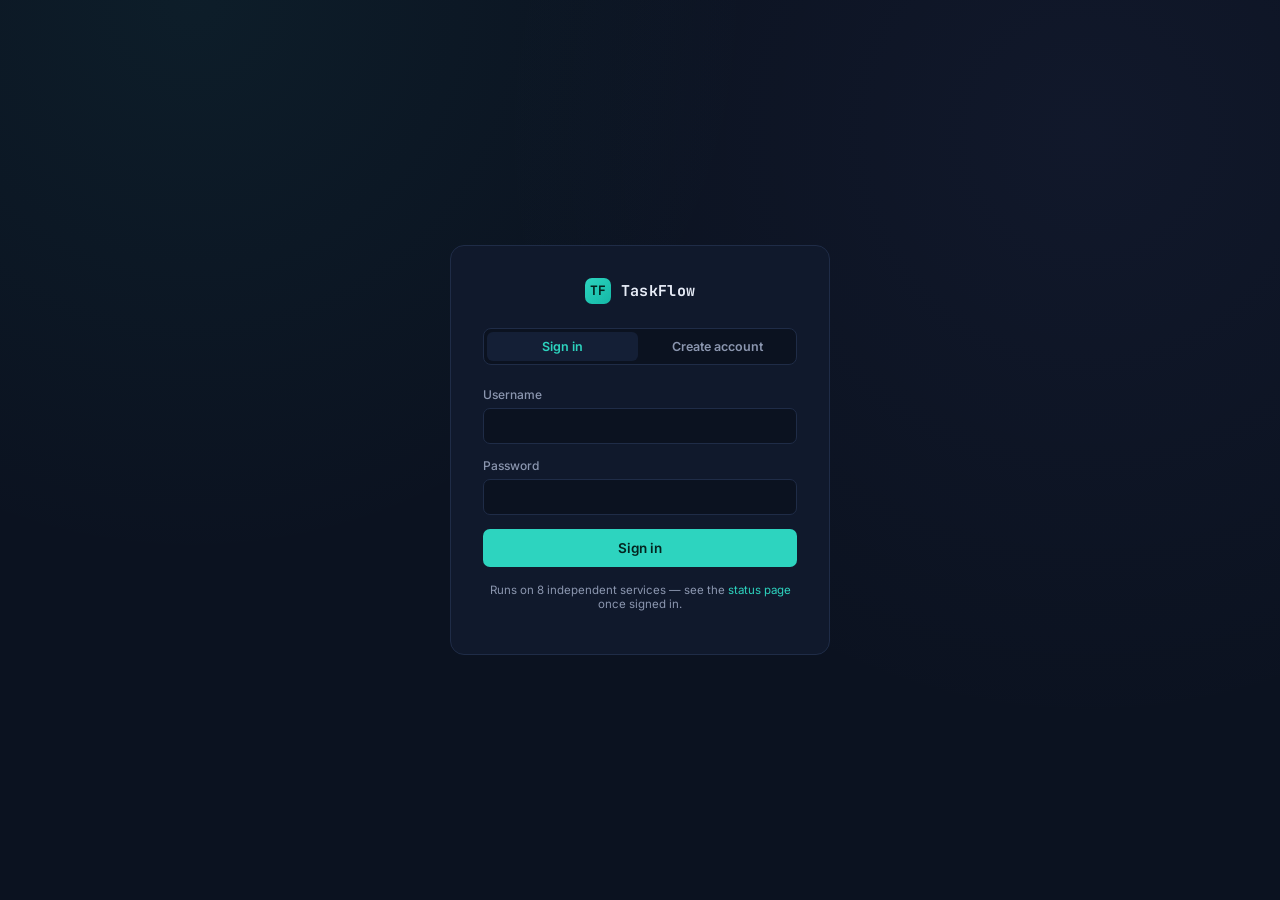
<file: frontend/index.html>
<!DOCTYPE html>
<html lang="en">
<head>
<meta charset="UTF-8">
<meta name="viewport" content="width=device-width, initial-scale=1.0">
<title>TaskFlow &mdash; Sign in</title>
<link rel="stylesheet" href="css/style.css">
</head>
<body>
  <div class="auth-wrap">
    <div class="auth-card">
      <div class="auth-brand">
        <div class="brand-mark">TF</div>
        <div class="brand-name">TaskFlow</div>
      </div>

      <div class="auth-tabs">
        <div class="auth-tab active" data-tab="login">Sign in</div>
        <div class="auth-tab" data-tab="register">Create account</div>
      </div>

      <div class="auth-error" id="auth-error"></div>

      <!-- Login form -->
      <form id="login-form">
        <div class="field">
          <label for="login-username">Username</label>
          <input id="login-username" autocomplete="username" required>
        </div>
        <div class="field">
          <label for="login-password">Password</label>
          <input id="login-password" type="password" autocomplete="current-password" required>
        </div>
        <button class="btn btn-primary btn-block" type="submit">Sign in</button>
      </form>

      <!-- Register form -->
      <form id="register-form" style="display:none">
        <div class="field">
          <label for="reg-display">Display name</label>
          <input id="reg-display" autocomplete="name" required>
        </div>
        <div class="field">
          <label for="reg-username">Username</label>
          <input id="reg-username" autocomplete="username" required>
        </div>
        <div class="field">
          <label for="reg-password">Password</label>
          <input id="reg-password" type="password" autocomplete="new-password" required>
          <div style="font-size:11px;color:var(--text-muted);margin-top:5px;">At least 6 characters</div>
        </div>
        <button class="btn btn-primary btn-block" type="submit">Create account</button>
      </form>

      <p class="auth-hint">Runs on 8 independent services &mdash; see the <a href="status.html" style="color:var(--accent)">status page</a> once signed in.</p>
    </div>
  </div>

  <script src="js/api.js"></script>
  <script>
    const tabs = document.querySelectorAll(".auth-tab");
    const loginForm = document.getElementById("login-form");
    const registerForm = document.getElementById("register-form");
    const errorBox = document.getElementById("auth-error");

    tabs.forEach(tab => {
      tab.addEventListener("click", () => {
        tabs.forEach(t => t.classList.remove("active"));
        tab.classList.add("active");
        errorBox.style.display = "none";
        const isLogin = tab.dataset.tab === "login";
        loginForm.style.display = isLogin ? "block" : "none";
        registerForm.style.display = isLogin ? "none" : "block";
      });
    });

    function showError(msg) {
      errorBox.textContent = msg;
      errorBox.style.display = "block";
    }

    loginForm.addEventListener("submit", async (e) => {
      e.preventDefault();
      errorBox.style.display = "none";
      const username = document.getElementById("login-username").value.trim();
      const password = document.getElementById("login-password").value;
      try {
        const data = await TaskFlow.request("/auth/login", { method: "POST", auth: false, body: { username, password } });
        TaskFlow.setSession(data.token, data.user);
        window.location.href = "dashboard.html";
      } catch (err) {
        showError(err.message);
      }
    });

    registerForm.addEventListener("submit", async (e) => {
      e.preventDefault();
      errorBox.style.display = "none";
      const display_name = document.getElementById("reg-display").value.trim();
      const username = document.getElementById("reg-username").value.trim();
      const password = document.getElementById("reg-password").value;
      try {
        const data = await TaskFlow.request("/auth/register", { method: "POST", auth: false, body: { username, password, display_name } });
        TaskFlow.setSession(data.token, data.user);
        window.location.href = "dashboard.html";
      } catch (err) {
        showError(err.message);
      }
    });

    // If already signed in, skip straight to the dashboard.
    if (TaskFlow.getToken()) window.location.href = "dashboard.html";
  </script>
</body>
</html>
</file>
<file: frontend/css/style.css>
@import url('https://fonts.googleapis.com/css2?family=Inter:wght@400;500;600;700&family=JetBrains+Mono:wght@400;500;700&display=swap');

:root {
  --bg: #0b1220;
  --panel: #10192c;
  --panel-2: #141f36;
  --border: #1f2c47;
  --text: #e7ecf7;
  --text-muted: #8b96af;
  --accent: #2dd4bf;
  --accent-dim: #164e47;
  --up: #34d399;
  --down: #f87171;
  --degraded: #fbbf24;
  --radius: 10px;
  --mono: 'JetBrains Mono', ui-monospace, monospace;
  --sans: 'Inter', system-ui, -apple-system, sans-serif;
}

* { box-sizing: border-box; }

html, body {
  margin: 0;
  padding: 0;
  background: var(--bg);
  color: var(--text);
  font-family: var(--sans);
  min-height: 100vh;
}

body {
  background-image:
    radial-gradient(circle at 15% 0%, rgba(45, 212, 191, 0.06), transparent 40%),
    radial-gradient(circle at 85% 15%, rgba(129, 140, 248, 0.05), transparent 45%);
  background-attachment: fixed;
}

a { color: inherit; text-decoration: none; }

::selection { background: var(--accent-dim); color: var(--text); }

/* ---------- layout shell ---------- */
.app-shell {
  display: flex;
  min-height: 100vh;
}

.sidenav {
  width: 220px;
  flex-shrink: 0;
  border-right: 1px solid var(--border);
  background: rgba(16, 25, 44, 0.6);
  padding: 24px 16px;
  display: flex;
  flex-direction: column;
  gap: 28px;
}

.brand {
  display: flex;
  align-items: center;
  gap: 10px;
  padding: 0 8px;
}

.brand-mark {
  width: 26px;
  height: 26px;
  border-radius: 7px;
  background: linear-gradient(135deg, var(--accent), #14b8a6);
  display: flex;
  align-items: center;
  justify-content: center;
  font-family: var(--mono);
  font-weight: 700;
  font-size: 13px;
  color: #04241f;
  flex-shrink: 0;
}

.brand-name {
  font-family: var(--mono);
  font-weight: 700;
  font-size: 15px;
  letter-spacing: 0.02em;
}

.nav-links {
  display: flex;
  flex-direction: column;
  gap: 2px;
}

.nav-link {
  display: flex;
  align-items: center;
  gap: 10px;
  padding: 9px 12px;
  border-radius: 8px;
  font-size: 13.5px;
  font-weight: 500;
  color: var(--text-muted);
  transition: background 0.15s ease, color 0.15s ease;
}

.nav-link svg { width: 16px; height: 16px; flex-shrink: 0; opacity: 0.85; }

.nav-link:hover { background: var(--panel-2); color: var(--text); }
.nav-link.active { background: var(--panel-2); color: var(--accent); }

.nav-footer {
  margin-top: auto;
  display: flex;
  flex-direction: column;
  gap: 10px;
}

.user-chip {
  display: flex;
  align-items: center;
  gap: 8px;
  padding: 8px 10px;
  border: 1px solid var(--border);
  border-radius: 8px;
  font-size: 12.5px;
  color: var(--text-muted);
}

.user-chip .dot {
  width: 6px; height: 6px; border-radius: 50%;
  background: var(--up);
  flex-shrink: 0;
}

.logout-btn {
  font-family: var(--sans);
  font-size: 12.5px;
  font-weight: 500;
  color: var(--text-muted);
  background: none;
  border: 1px solid var(--border);
  border-radius: 8px;
  padding: 8px 10px;
  cursor: pointer;
  text-align: left;
}
.logout-btn:hover { color: var(--down); border-color: var(--down); }

.main {
  flex: 1;
  min-width: 0;
  padding: 32px 40px 60px;
}

.page-header {
  margin-bottom: 28px;
}

.eyebrow {
  font-family: var(--mono);
  font-size: 11.5px;
  color: var(--accent);
  text-transform: uppercase;
  letter-spacing: 0.08em;
  margin: 0 0 6px;
}

.page-header h1 {
  margin: 0 0 6px;
  font-size: 26px;
  font-weight: 700;
  letter-spacing: -0.01em;
}

.page-header p {
  margin: 0;
  color: var(--text-muted);
  font-size: 14px;
  max-width: 60ch;
}

/* ---------- panels / cards ---------- */
.panel {
  background: var(--panel);
  border: 1px solid var(--border);
  border-radius: var(--radius);
  padding: 20px;
}

.panel + .panel { margin-top: 20px; }

.panel-title {
  font-size: 13px;
  font-weight: 600;
  color: var(--text);
  margin: 0 0 4px;
  display: flex;
  align-items: center;
  justify-content: space-between;
}

.panel-sub {
  font-size: 12.5px;
  color: var(--text-muted);
  margin: 0 0 16px;
}

.grid-2 { display: grid; grid-template-columns: 1.3fr 1fr; gap: 20px; align-items: start; }
.grid-3 { display: grid; grid-template-columns: repeat(3, 1fr); gap: 16px; }

@media (max-width: 900px) {
  .grid-2, .grid-3 { grid-template-columns: 1fr; }
  .app-shell { flex-direction: column; }
  .sidenav { width: 100%; flex-direction: row; align-items: center; overflow-x: auto; }
  .nav-footer { display: none; }
  .main { padding: 20px; }
}

/* ---------- form elements ---------- */
label {
  display: block;
  font-size: 12px;
  font-weight: 500;
  color: var(--text-muted);
  margin-bottom: 6px;
}

input, select, textarea {
  width: 100%;
  background: var(--bg);
  border: 1px solid var(--border);
  color: var(--text);
  border-radius: 7px;
  padding: 9px 11px;
  font-family: var(--sans);
  font-size: 13.5px;
  outline: none;
  transition: border-color 0.15s ease;
}
input:focus, select:focus, textarea:focus { border-color: var(--accent); }
textarea { resize: vertical; min-height: 60px; }

.field { margin-bottom: 14px; }
.field-row { display: flex; gap: 12px; }
.field-row .field { flex: 1; }

.btn {
  font-family: var(--sans);
  font-size: 13.5px;
  font-weight: 600;
  border-radius: 7px;
  padding: 10px 16px;
  cursor: pointer;
  border: 1px solid transparent;
  transition: transform 0.1s ease, opacity 0.15s ease;
}
.btn:active { transform: scale(0.98); }
.btn-primary { background: var(--accent); color: #04241f; }
.btn-primary:hover { opacity: 0.9; }
.btn-ghost { background: transparent; border-color: var(--border); color: var(--text); }
.btn-ghost:hover { border-color: var(--accent); color: var(--accent); }
.btn-danger { background: transparent; border-color: var(--border); color: var(--text-muted); font-weight: 500; padding: 6px 10px; font-size: 12px; }
.btn-danger:hover { border-color: var(--down); color: var(--down); }
.btn-block { width: 100%; }

/* ---------- status pill ---------- */
.pill {
  display: inline-flex;
  align-items: center;
  gap: 6px;
  font-family: var(--mono);
  font-size: 11px;
  font-weight: 500;
  padding: 3px 9px;
  border-radius: 100px;
  border: 1px solid var(--border);
  text-transform: uppercase;
  letter-spacing: 0.04em;
}
.pill .dot { width: 6px; height: 6px; border-radius: 50%; }
.pill-pending .dot { background: var(--degraded); }
.pill-in_progress .dot { background: #818cf8; }
.pill-completed .dot { background: var(--up); }

/* ---------- task list ---------- */
.task-row {
  display: flex;
  align-items: flex-start;
  gap: 12px;
  padding: 14px 4px;
  border-bottom: 1px solid var(--border);
}
.task-row:last-child { border-bottom: none; }

.task-check {
  width: 18px; height: 18px;
  border-radius: 5px;
  border: 1.5px solid var(--border);
  flex-shrink: 0;
  margin-top: 2px;
  cursor: pointer;
  display: flex;
  align-items: center;
  justify-content: center;
  font-size: 11px;
  color: transparent;
}
.task-check.checked { background: var(--up); border-color: var(--up); color: #04241f; }

.task-body { flex: 1; min-width: 0; }
.task-title { font-size: 14px; font-weight: 500; margin: 0 0 2px; }
.task-title.done { text-decoration: line-through; color: var(--text-muted); }
.task-meta { display: flex; gap: 10px; flex-wrap: wrap; align-items: center; font-size: 12px; color: var(--text-muted); }
.task-desc { font-size: 12.5px; color: var(--text-muted); margin: 4px 0 0; }

.category-tag {
  display: inline-flex; align-items: center; gap: 5px;
  font-size: 11.5px; color: var(--text-muted);
}
.category-tag .swatch { width: 8px; height: 8px; border-radius: 2px; }

.empty-state {
  text-align: center;
  padding: 32px 16px;
  color: var(--text-muted);
  font-size: 13px;
}

/* ---------- notification list ---------- */
.notif-row {
  display: flex; gap: 10px; align-items: flex-start;
  padding: 10px 4px;
  border-bottom: 1px solid var(--border);
  font-size: 13px;
}
.notif-row:last-child { border-bottom: none; }
.notif-row.unread { color: var(--text); }
.notif-row:not(.unread) { color: var(--text-muted); }
.notif-dot { width: 6px; height: 6px; border-radius: 50%; background: var(--accent); margin-top: 6px; flex-shrink: 0; }
.notif-row:not(.unread) .notif-dot { background: var(--border); }
.notif-time { font-size: 11px; color: var(--text-muted); font-family: var(--mono); white-space: nowrap; }

/* ---------- category chips ---------- */
.chip-row { display: flex; flex-wrap: wrap; gap: 8px; margin-top: 4px; }
.chip {
  display: inline-flex; align-items: center; gap: 6px;
  border: 1px solid var(--border);
  border-radius: 100px;
  padding: 5px 10px 5px 8px;
  font-size: 12px;
}
.chip .swatch { width: 8px; height: 8px; border-radius: 50%; }
.chip button {
  background: none; border: none; color: var(--text-muted);
  cursor: pointer; font-size: 13px; line-height: 1; padding: 0;
}
.chip button:hover { color: var(--down); }

/* ---------- stat cards ---------- */
.stat-card {
  background: var(--panel);
  border: 1px solid var(--border);
  border-radius: var(--radius);
  padding: 18px;
}
.stat-label { font-size: 11.5px; color: var(--text-muted); text-transform: uppercase; letter-spacing: 0.05em; margin: 0 0 8px; font-family: var(--mono); }
.stat-value { font-size: 30px; font-weight: 700; font-family: var(--mono); }
.stat-value.accent { color: var(--accent); }
.stat-value.up { color: var(--up); }
.stat-value.down { color: var(--down); }

.bar-row { display: flex; align-items: center; gap: 10px; margin-bottom: 10px; font-size: 12.5px; }
.bar-label { width: 90px; color: var(--text-muted); flex-shrink: 0; }
.bar-track { flex: 1; height: 8px; background: var(--bg); border-radius: 100px; overflow: hidden; border: 1px solid var(--border); }
.bar-fill { height: 100%; border-radius: 100px; transition: width 0.4s ease; }
.bar-value { width: 30px; text-align: right; font-family: var(--mono); color: var(--text-muted); flex-shrink: 0; }

/* ---------- status page (signature) ---------- */
.status-summary {
  display: flex;
  align-items: center;
  gap: 20px;
  margin-bottom: 24px;
}
.status-ring {
  width: 76px; height: 76px;
  border-radius: 50%;
  display: flex; align-items: center; justify-content: center;
  font-family: var(--mono);
  font-weight: 700;
  font-size: 16px;
  flex-shrink: 0;
  border: 3px solid var(--up);
  color: var(--up);
  position: relative;
}
.status-summary-text .status-headline { font-size: 15px; font-weight: 600; margin: 0 0 4px; }
.status-summary-text .status-sub { font-size: 12.5px; color: var(--text-muted); margin: 0; }

.service-grid {
  display: grid;
  grid-template-columns: repeat(auto-fill, minmax(230px, 1fr));
  gap: 14px;
}

.service-card {
  background: var(--panel);
  border: 1px solid var(--border);
  border-radius: var(--radius);
  padding: 16px;
  position: relative;
  overflow: hidden;
  transition: border-color 0.2s ease;
}
.service-card.status-down { border-color: rgba(248, 113, 113, 0.4); }
.service-card.status-degraded { border-color: rgba(251, 191, 36, 0.4); }

.service-card-top {
  display: flex; justify-content: space-between; align-items: flex-start; margin-bottom: 10px;
}
.service-name { font-family: var(--mono); font-size: 13px; font-weight: 700; }
.service-url { font-family: var(--mono); font-size: 10.5px; color: var(--text-muted); margin-top: 2px; }

.pulse-dot {
  position: relative;
  width: 10px; height: 10px; border-radius: 50%;
  background: var(--up);
  flex-shrink: 0;
  margin-top: 3px;
}
.pulse-dot::after {
  content: '';
  position: absolute; inset: -4px;
  border-radius: 50%;
  border: 1.5px solid var(--up);
  animation: pulse 1.8s ease-out infinite;
}
.service-card.status-down .pulse-dot,
.service-card.status-down .pulse-dot::after { background: var(--down); border-color: var(--down); }
.service-card.status-down .pulse-dot::after { animation: none; opacity: 0.5; }
.service-card.status-degraded .pulse-dot,
.service-card.status-degraded .pulse-dot::after { background: var(--degraded); border-color: var(--degraded); }

@keyframes pulse {
  0% { transform: scale(1); opacity: 0.8; }
  100% { transform: scale(2.2); opacity: 0; }
}
@media (prefers-reduced-motion: reduce) {
  .pulse-dot::after { animation: none; }
}

.service-meta-row { display: flex; justify-content: space-between; align-items: center; font-size: 11.5px; color: var(--text-muted); margin-top: 12px; }
.latency-bar { flex: 1; height: 4px; background: var(--bg); border-radius: 100px; margin: 0 10px; overflow: hidden; }
.latency-fill { height: 100%; background: var(--accent); border-radius: 100px; }
.latency-value { font-family: var(--mono); white-space: nowrap; }

.status-footer-note {
  margin-top: 18px;
  font-size: 11.5px;
  color: var(--text-muted);
  display: flex;
  align-items: center;
  gap: 8px;
}
.refresh-indicator {
  width: 5px; height: 5px; border-radius: 50%; background: var(--accent);
  animation: blink 2s ease-in-out infinite;
}
@keyframes blink { 0%, 100% { opacity: 0.3; } 50% { opacity: 1; } }

/* ---------- auth page ---------- */
.auth-wrap {
  min-height: 100vh;
  display: flex;
  align-items: center;
  justify-content: center;
  padding: 24px;
}
.auth-card {
  width: 380px;
  background: var(--panel);
  border: 1px solid var(--border);
  border-radius: 14px;
  padding: 32px;
}
.auth-brand { display: flex; align-items: center; gap: 10px; margin-bottom: 24px; justify-content: center; }
.auth-tabs { display: flex; gap: 4px; background: var(--bg); border: 1px solid var(--border); border-radius: 8px; padding: 3px; margin-bottom: 22px; }
.auth-tab { flex: 1; text-align: center; padding: 7px; border-radius: 6px; font-size: 12.5px; font-weight: 600; cursor: pointer; color: var(--text-muted); }
.auth-tab.active { background: var(--panel-2); color: var(--accent); }
.auth-error { background: rgba(248, 113, 113, 0.1); border: 1px solid rgba(248, 113, 113, 0.3); color: #fca5a5; font-size: 12.5px; padding: 9px 11px; border-radius: 7px; margin-bottom: 14px; display: none; }
.auth-hint { text-align: center; font-size: 11.5px; color: var(--text-muted); margin-top: 16px; }

.toast {
  position: fixed;
  bottom: 24px;
  right: 24px;
  background: var(--panel-2);
  border: 1px solid var(--border);
  border-left: 3px solid var(--accent);
  color: var(--text);
  padding: 12px 16px;
  border-radius: 8px;
  font-size: 13px;
  box-shadow: 0 8px 24px rgba(0,0,0,0.4);
  z-index: 100;
  max-width: 320px;
  opacity: 0;
  transform: translateY(8px);
  transition: opacity 0.2s ease, transform 0.2s ease;
  pointer-events: none;
}
.toast.show { opacity: 1; transform: translateY(0); }
.toast.error { border-left-color: var(--down); }
</file>
